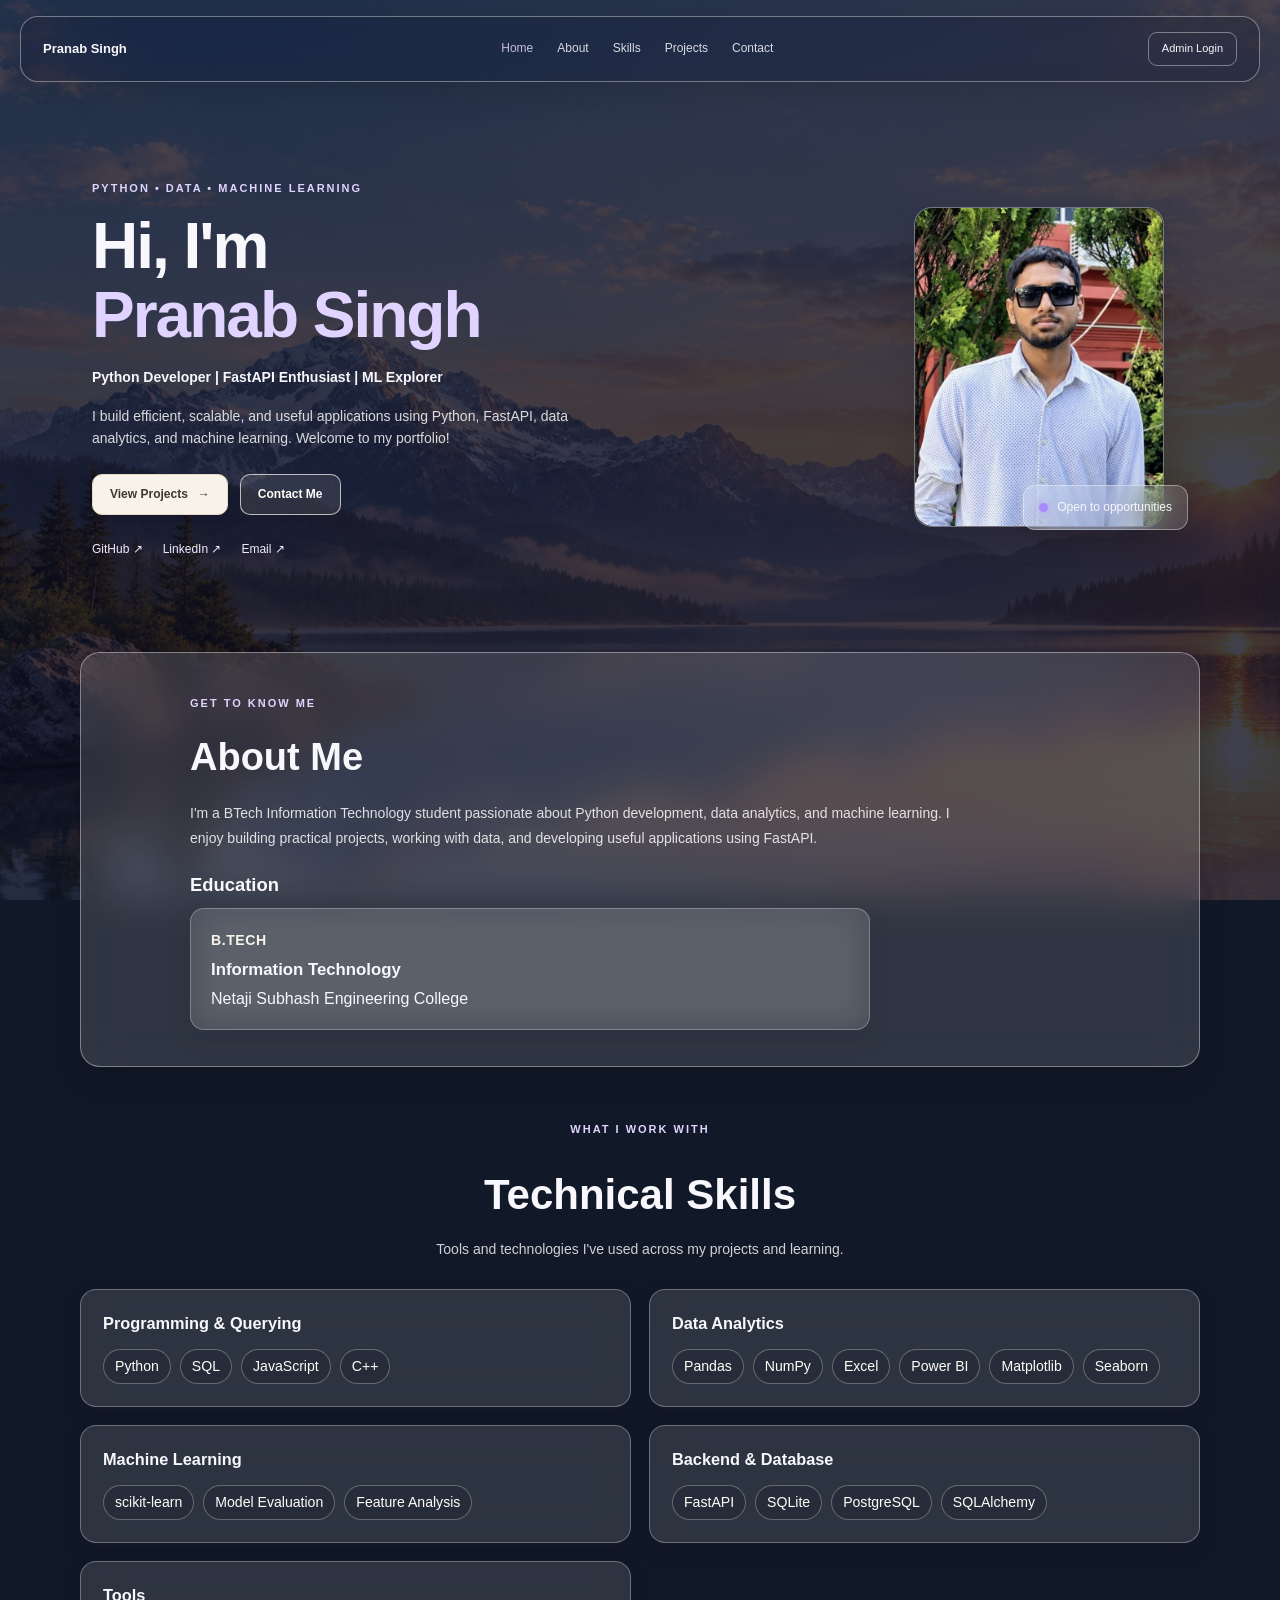
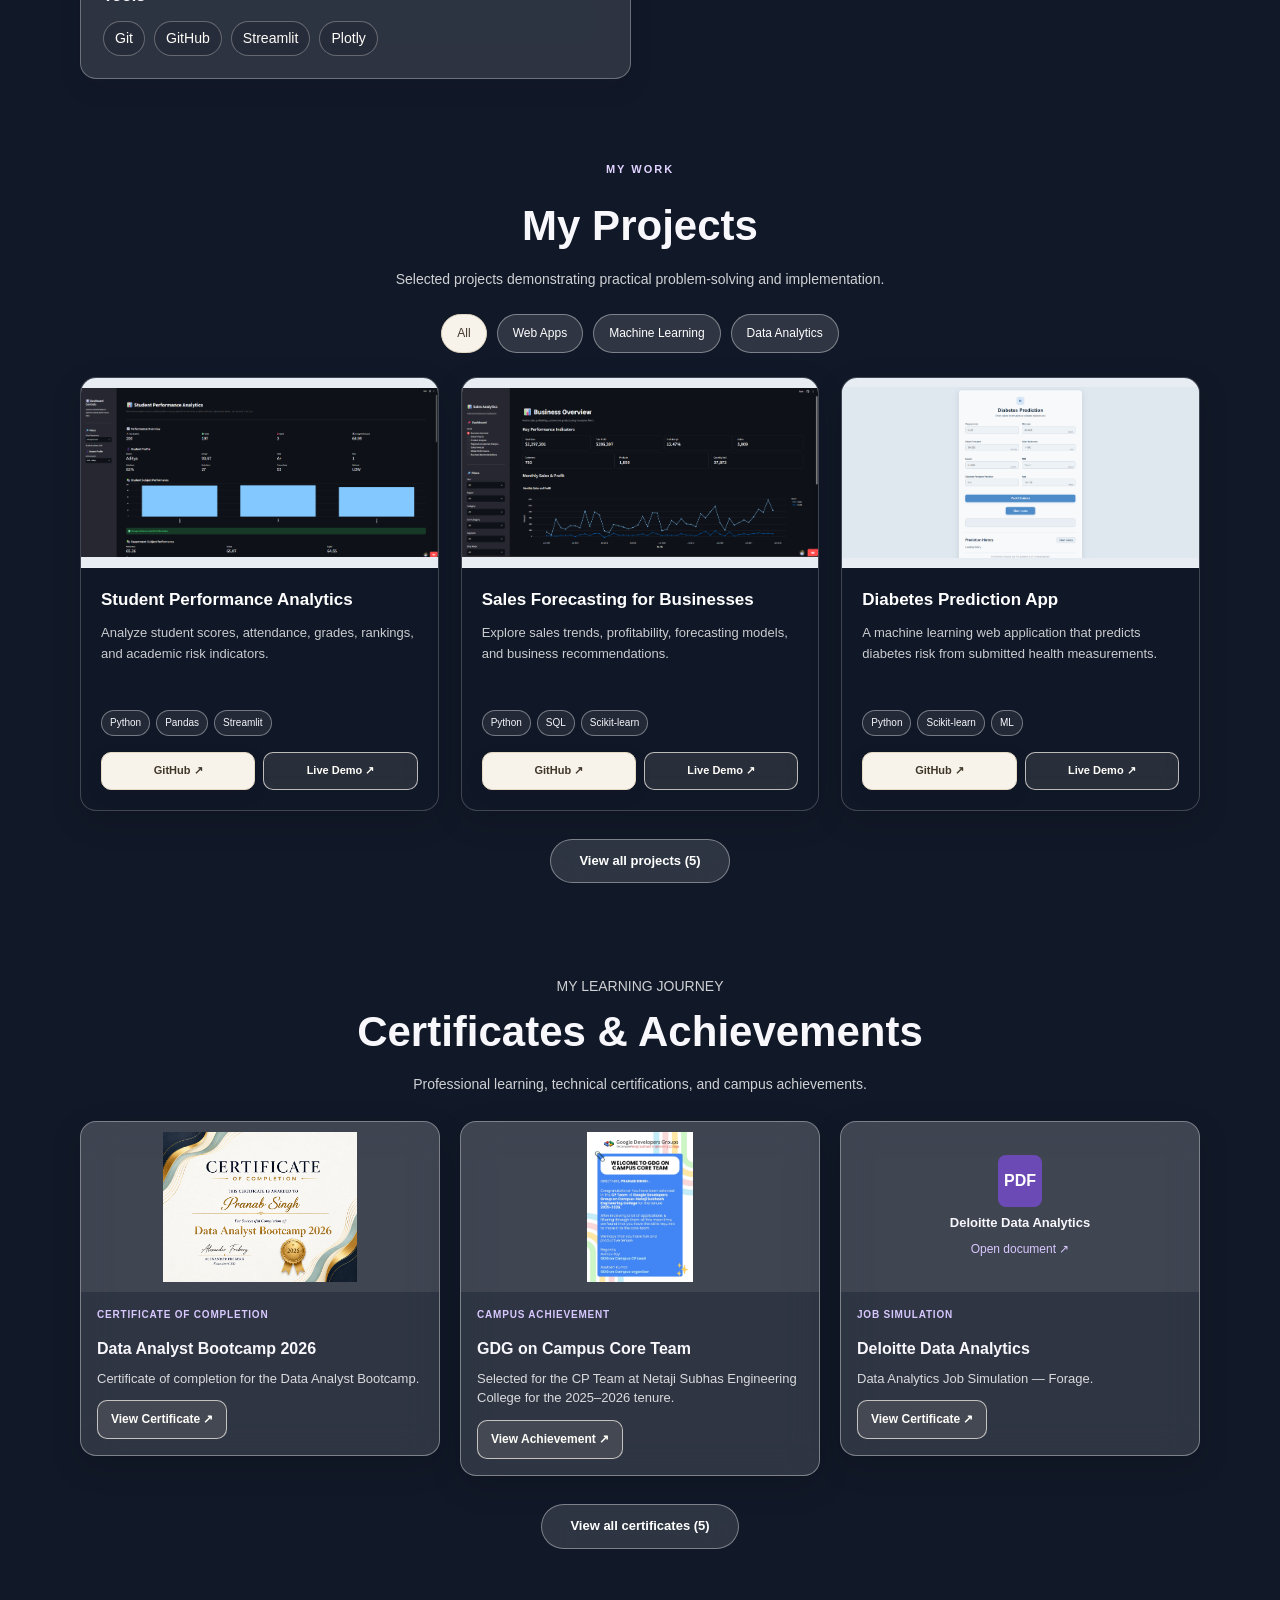
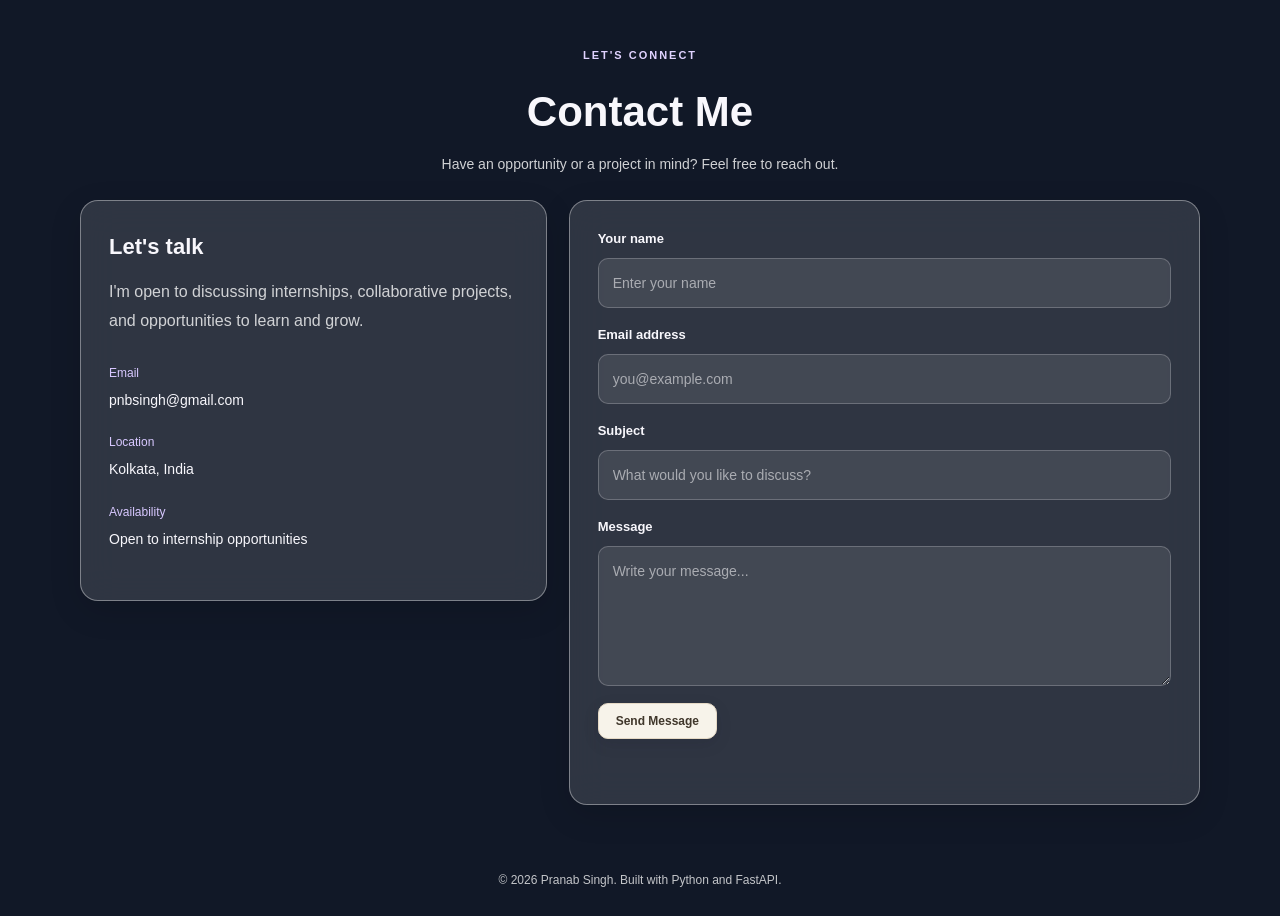
<file: frontend/index.html>
<!doctype html>
<html lang="en">
  <head>
    <meta charset="UTF-8" />
    <meta name="viewport" content="width=device-width, initial-scale=1.0" />
    <meta
      name="description"
      content="Personal portfolio showcasing projects in Python, Machine Learning, Data Analytics and FastAPI."
    />
    <title>Pranab Singh | Developer Portfolio</title>
    <meta name="author" content="Pranab Singh" />
    <meta property="og:title" content="Pranab Singh | Developer Portfolio" />
    <meta
      property="og:description"
      content="Portfolio of Pranab Singh — IT student focused on Python, Data Analytics, Machine Learning, and FastAPI."
    />
    <meta name="theme-color" content="#111827" />
    <link rel="icon" type="image/svg+xml" href="assets/images/favicon.svg" />

    <!-- Link preview (LinkedIn, WhatsApp, etc.) -->
    <!-- TODO: replace YOUR-SITE-URL with your live site address, e.g. https://username.github.io/repo -->
    <meta property="og:type" content="website" />
    <meta
      property="og:url"
      content="https://pranab-dev-portfolio.onrender.com/"
    />
    <meta
      property="og:image"
      content="https://pranab-dev-portfolio.onrender.com/assets/images/profile.jpeg"
    />
    <meta name="twitter:card" content="summary_large_image" />

    <link rel="stylesheet" href="css/style.css" />
  </head>
  <body>
    <div class="background-overlay"></div>

    <header class="navbar glass">
      <a href="#home" class="brand">
        <span class="brand-text">Pranab Singh</span>
      </a>

      <button
        class="menu-toggle"
        id="menu-toggle"
        aria-label="Toggle navigation"
        aria-expanded="false"
      >
        ☰
      </button>

      <nav class="nav-links" id="nav-links">
        <a href="#home" class="active">Home</a>
        <a href="#about">About</a>
        <a href="#skills">Skills</a>
        <a href="#projects">Projects</a>
        <a href="#contact">Contact</a>
      </nav>

      <a href="admin/login.html" class="admin-link">Admin Login</a>
    </header>

    <main>
      <section class="hero section-shell" id="home">
        <div class="hero-content">
          <span class="eyebrow">PYTHON • DATA • MACHINE LEARNING</span>

          <h1>Hi, I'm<br /><span>Pranab Singh</span></h1>

          <p class="hero-role">
            Python Developer | FastAPI Enthusiast | ML Explorer
          </p>

          <p class="hero-description">
            I build efficient, scalable, and useful applications using Python,
            FastAPI, data analytics, and machine learning. Welcome to my
            portfolio!
          </p>

          <div class="hero-actions">
            <a href="#projects" class="button button-primary">
              View Projects <span>→</span>
            </a>
            <a href="#contact" class="button button-secondary"> Contact Me </a>
          </div>

          <div class="social-links">
            <a
              href="https://github.com/shubham17-web"
              target="_blank"
              rel="noopener noreferrer"
              >GitHub ↗</a
            >
            <a
              href="https://www.linkedin.com/in/pranab-singh-nsec/"
              target="_blank"
              rel="noopener noreferrer"
              >LinkedIn ↗</a
            >
            <a href="mailto:pnbsingh@gmail.com">Email ↗</a>
          </div>
        </div>

        <div class="hero-visual">
          <div class="profile-card glass">
            <img
              src="assets/images/profile.jpeg"
              alt="Pranab Singh"
              class="profile-photo"
              loading="eager"
            />
          </div>
          <div class="availability glass">
            <span class="status-dot"></span>
            Open to opportunities
          </div>
        </div>
      </section>

      <section class="about-section glass" id="about">
        <div class="about-content">
          <span class="eyebrow">GET TO KNOW ME</span>
          <h2>About Me</h2>
          <p>
            I'm a BTech Information Technology student passionate about Python
            development, data analytics, and machine learning. I enjoy building
            practical projects, working with data, and developing useful
            applications using FastAPI.
          </p>
          <div class="education-block">
            <h3>Education</h3>
            <article class="education-card glass">
              <span class="education-label">B.Tech</span>
              <h4>Information Technology</h4>
              <p>Netaji Subhash Engineering College</p>
            </article>
          </div>
        </div>
      </section>

      <section class="skills-section section-shell" id="skills">
        <div class="section-heading">
          <span class="eyebrow">WHAT I WORK WITH</span>
          <h2>Technical Skills</h2>
          <p>
            Tools and technologies I've used across my projects and learning.
          </p>
        </div>
        <div class="skills-category-grid">
          <article class="skills-category glass">
            <h3>Programming & Querying</h3>
            <div class="skill-tags">
              <span>Python</span><span>SQL</span><span>JavaScript</span
              ><span>C++</span>
            </div>
          </article>
          <article class="skills-category glass">
            <h3>Data Analytics</h3>
            <div class="skill-tags">
              <span>Pandas</span><span>NumPy</span><span>Excel</span
              ><span>Power BI</span><span>Matplotlib</span><span>Seaborn</span>
            </div>
          </article>
          <article class="skills-category glass">
            <h3>Machine Learning</h3>
            <div class="skill-tags">
              <span>scikit-learn</span><span>Model Evaluation</span
              ><span>Feature Analysis</span>
            </div>
          </article>
          <article class="skills-category glass">
            <h3>Backend & Database</h3>
            <div class="skill-tags">
              <span>FastAPI</span><span>SQLite</span><span>PostgreSQL</span
              ><span>SQLAlchemy</span>
            </div>
          </article>
          <article class="skills-category glass">
            <h3>Tools</h3>
            <div class="skill-tags">
              <span>Git</span><span>GitHub</span><span>Streamlit</span
              ><span>Plotly</span>
            </div>
          </article>
        </div>
      </section>

      <section class="projects-section" id="projects">
        <div class="section-heading">
          <span class="eyebrow">MY WORK</span>
          <h2>My Projects</h2>
          <p>
            Selected projects demonstrating practical problem-solving and
            implementation.
          </p>
        </div>

        <div class="project-filters">
          <button class="filter-btn active" data-filter="all">All</button>
          <button class="filter-btn" data-filter="web">Web Apps</button>
          <button class="filter-btn" data-filter="ml">Machine Learning</button>
          <button class="filter-btn" data-filter="data">Data Analytics</button>
        </div>

        <div class="projects-grid" data-collapsible data-limit="3">
          <!-- 1. Student Performance Analytics -->
          <article
            class="project-card glass project-card-featured"
            data-category="data"
          >
            <div class="project-card-layout">
              <div class="project-body">
                <h3>Student Performance Analytics</h3>
                <p>
                  Analyze student scores, attendance, grades, rankings, and
                  academic risk indicators.
                </p>
                <div class="tech-tags">
                  <span>Python</span>
                  <span>Pandas</span>
                  <span>Streamlit</span>
                </div>
                <div class="project-actions">
                  <a
                    href="https://github.com/shubham17-web/student-performance-analytics"
                    target="_blank"
                    rel="noopener noreferrer"
                    class="button button-primary"
                    >GitHub ↗</a
                  >
                  <a
                    href="https://student-performance-analytics-fxa9bpq29evbkvfmnvq5ws.streamlit.app/"
                    target="_blank"
                    rel="noopener noreferrer"
                    class="button button-secondary demo-link"
                    >Live Demo ↗</a
                  >
                </div>
              </div>
              <img
                src="assets/images/student-analytics.png"
                alt="Student Performance Analytics dashboard"
                class="project-screenshot"
                loading="lazy"
              />
            </div>
          </article>

          <!-- 2. Sales Forecasting -->
          <article
            class="project-card glass project-card-featured"
            data-category="data"
          >
            <div class="project-card-layout">
              <div class="project-body">
                <h3>Sales Forecasting for Businesses</h3>
                <p>
                  Explore sales trends, profitability, forecasting models, and
                  business recommendations.
                </p>
                <div class="tech-tags">
                  <span>Python</span>
                  <span>SQL</span>
                  <span>Scikit-learn</span>
                </div>
                <div class="project-actions">
                  <a
                    href="https://github.com/shubham17-web/Sales-Forecasting-for-Businesses"
                    target="_blank"
                    rel="noopener noreferrer"
                    class="button button-primary"
                    >GitHub ↗</a
                  >
                  <a
                    href="https://sales-forecasting-for-businesses-xwvfj9o7bje8zzgdqm75n4.streamlit.app/"
                    target="_blank"
                    rel="noopener noreferrer"
                    class="button button-secondary demo-link"
                    >Live Demo ↗</a
                  >
                </div>
              </div>
              <img
                src="assets/images/sales-forecast.png"
                alt="Sales Forecasting dashboard"
                class="project-screenshot"
                loading="lazy"
              />
            </div>
          </article>

          <!-- 3. Diabetes Prediction -->
          <article
            class="project-card glass project-card-featured"
            data-category="ml"
          >
            <div class="project-card-layout">
              <div class="project-body">
                <h3>Diabetes Prediction App</h3>
                <p>
                  A machine learning web application that predicts diabetes risk
                  from submitted health measurements.
                </p>
                <div class="tech-tags">
                  <span>Python</span>
                  <span>Scikit-learn</span>
                  <span>ML</span>
                </div>
                <div class="project-actions">
                  <a
                    href="https://github.com/shubham17-web/diabetes-prediction-app"
                    target="_blank"
                    rel="noopener noreferrer"
                    class="button button-primary"
                    >GitHub ↗</a
                  >
                  <a
                    href="https://diabetes-prediction-frontend-2cxe.onrender.com/"
                    target="_blank"
                    rel="noopener noreferrer"
                    class="button button-secondary demo-link"
                    >Live Demo ↗</a
                  >
                </div>
              </div>
              <img
                src="assets/images/diabetes-prediction.png"
                alt="Diabetes Prediction web application"
                class="project-screenshot"
                loading="lazy"
              />
            </div>
          </article>

          <article class="project-card glass" data-category="ml">
            <div class="project-visual rock-visual">
              <span>ROCK VS MINE</span>
              <strong>Classification Model</strong>
              <div class="visual-pulse">RF</div>
            </div>
            <div class="project-body">
              <h3>Rock vs Mine Prediction</h3>
              <p>
                A classification project that distinguishes rocks from mines
                using sonar signal features.
              </p>
              <div class="tech-tags">
                <span>Python</span><span>Pandas</span>
                <span>Scikit-learn</span>
              </div>
              <div class="project-actions">
                <a
                  href="https://github.com/shubham17-web/rock-vs-mine-prediction"
                  target="_blank"
                  rel="noopener noreferrer"
                  class="button button-primary"
                >
                  GitHub ↗
                </a>
              </div>
            </div>
          </article>

          <article class="project-card glass" data-category="web">
            <div class="project-visual scraper-visual">
              <span>WEB SCRAPING</span>
              <strong>Product Data Collection</strong>
              <div class="visual-pulse">WEB</div>
            </div>
            <div class="project-body">
              <h3>Amazon-Style Web Scraper</h3>
              <p>
                Collect and structure product information through a web scraping
                workflow.
              </p>
              <div class="tech-tags">
                <span>Python</span><span>Requests</span>
                <span>BeautifulSoup</span>
              </div>
              <div class="project-actions">
                <a
                  href="https://github.com/shubham17-web/amazon-web-scraper"
                  target="_blank"
                  rel="noopener noreferrer"
                  class="button button-primary"
                >
                  GitHub ↗
                </a>
              </div>
            </div>
          </article>
        </div>
        <div class="view-all-wrap">
          <button type="button" class="view-all-btn" data-for="projects">
            View all projects
          </button>
        </div>
      </section>

      <!-- Certificates Section -->
      <section id="certificates" class="certificates-section section">
        <div class="section-heading">
          <p class="section-subtitle">MY LEARNING JOURNEY</p>
          <h2>Certificates & Achievements</h2>
          <p>
            Professional learning, technical certifications, and campus
            achievements.
          </p>
        </div>

        <div class="certificates-grid" data-collapsible data-limit="3">
          <!-- 1. Data Analyst Bootcamp -->
          <article class="certificate-card glass">
            <a
              class="certificate-preview"
              href="assets/certificates/2026%20Data%20Analyst%20Bootcamp%20Certification%20for%20Completion.png"
              target="_blank"
              rel="noopener noreferrer"
              aria-label="View Data Analyst Bootcamp certificate"
            >
              <img
                src="assets/certificates/2026%20Data%20Analyst%20Bootcamp%20Certification%20for%20Completion.png"
                alt="Data Analyst Bootcamp 2026 certificate"
                loading="lazy"
              />
            </a>

            <div class="certificate-info">
              <span class="certificate-type">CERTIFICATE OF COMPLETION</span>
              <h3>Data Analyst Bootcamp 2026</h3>
              <p>Certificate of completion for the Data Analyst Bootcamp.</p>
              <a
                class="button button-secondary certificate-link"
                href="assets/certificates/2026%20Data%20Analyst%20Bootcamp%20Certification%20for%20Completion.png"
                target="_blank"
                rel="noopener noreferrer"
              >
                View Certificate ↗
              </a>
            </div>
          </article>

          <!-- 2. GDG on Campus Core Team -->
          <article class="certificate-card glass">
            <a
              class="certificate-preview"
              href="assets/certificates/gdg.jpeg"
              target="_blank"
              rel="noopener noreferrer"
              aria-label="View GDG on Campus Core Team selection"
            >
              <img
                src="assets/certificates/gdg.jpeg"
                alt="GDG on Campus Core Team selection"
                loading="lazy"
              />
            </a>

            <div class="certificate-info">
              <span class="certificate-type">CAMPUS ACHIEVEMENT</span>
              <h3>GDG on Campus Core Team</h3>
              <p>
                Selected for the CP Team at Netaji Subhas Engineering College
                for the 2025–2026 tenure.
              </p>
              <a
                class="button button-secondary certificate-link"
                href="assets/certificates/gdg.jpeg"
                target="_blank"
                rel="noopener noreferrer"
              >
                View Achievement ↗
              </a>
            </div>
          </article>

          <!-- 3. Deloitte Data Analytics -->
          <article class="certificate-card glass">
            <a
              class="certificate-preview certificate-pdf-preview"
              href="assets/certificates/Deloitte_completion_certificate.pdf"
              target="_blank"
              rel="noopener noreferrer"
              aria-label="Open Deloitte completion certificate PDF"
            >
              <span class="pdf-label">PDF</span>
              <span class="pdf-description">Deloitte Data Analytics</span>
              <span class="pdf-open">Open document ↗</span>
            </a>

            <div class="certificate-info">
              <span class="certificate-type">JOB SIMULATION</span>
              <h3>Deloitte Data Analytics</h3>
              <p>Data Analytics Job Simulation — Forage.</p>
              <a
                class="button button-secondary certificate-link"
                href="assets/certificates/Deloitte_completion_certificate.pdf"
                target="_blank"
                rel="noopener noreferrer"
              >
                View Certificate ↗
              </a>
            </div>
          </article>

          <!-- 4. SQL Basic -->
          <article class="certificate-card glass">
            <a
              class="certificate-preview certificate-pdf-preview"
              href="assets/certificates/sql_basic%20certificate.pdf"
              target="_blank"
              rel="noopener noreferrer"
              aria-label="Open SQL Basic certificate PDF"
            >
              <span class="pdf-label">PDF</span>
              <span class="pdf-description">SQL Basic</span>
              <span class="pdf-open">Open document ↗</span>
            </a>

            <div class="certificate-info">
              <span class="certificate-type">TECHNICAL CERTIFICATE</span>
              <h3>SQL Basic</h3>
              <p>SQL fundamentals and basic querying.</p>
              <a
                class="button button-secondary certificate-link"
                href="assets/certificates/sql_basic%20certificate.pdf"
                target="_blank"
                rel="noopener noreferrer"
              >
                View Certificate ↗
              </a>
            </div>
          </article>

          <!-- 5. SQL Intermediate -->
          <article class="certificate-card glass">
            <a
              class="certificate-preview certificate-pdf-preview"
              href="assets/certificates/sql_intermediate%20certificate.pdf"
              target="_blank"
              rel="noopener noreferrer"
              aria-label="Open SQL Intermediate certificate PDF"
            >
              <span class="pdf-label">PDF</span>
              <span class="pdf-description">SQL Intermediate</span>
              <span class="pdf-open">Open document ↗</span>
            </a>

            <div class="certificate-info">
              <span class="certificate-type">TECHNICAL CERTIFICATE</span>
              <h3>SQL Intermediate</h3>
              <p>Intermediate-level SQL learning.</p>
              <a
                class="button button-secondary certificate-link"
                href="assets/certificates/sql_intermediate%20certificate.pdf"
                target="_blank"
                rel="noopener noreferrer"
              >
                View Certificate ↗
              </a>
            </div>
          </article>
        </div>
        <div class="view-all-wrap">
          <button type="button" class="view-all-btn" data-for="certificates">
            View all certificates
          </button>
        </div>
      </section>

      <section class="contact-section" id="contact">
        <div class="section-heading">
          <span class="eyebrow">LET'S CONNECT</span>
          <h2>Contact Me</h2>
          <p>
            Have an opportunity or a project in mind? Feel free to reach out.
          </p>
        </div>

        <div class="contact-layout">
          <div class="contact-info glass">
            <h3>Let's talk</h3>
            <p>
              I'm open to discussing internships, collaborative projects, and
              opportunities to learn and grow.
            </p>

            <div class="contact-detail">
              <span>Email</span>
              <p>pnbsingh@gmail.com</p>
            </div>

            <div class="contact-detail">
              <span>Location</span>
              <p>Kolkata, India</p>
            </div>

            <div class="contact-detail">
              <span>Availability</span>
              <p>Open to internship opportunities</p>
            </div>
          </div>

          <form class="contact-form glass" id="contact-form">
            <div class="form-group">
              <label for="contact-name">Your name</label>
              <input
                type="text"
                id="contact-name"
                name="name"
                placeholder="Enter your name"
                required
                maxlength="100"
              />
            </div>

            <div class="form-group">
              <label for="contact-email">Email address</label>
              <input
                type="email"
                id="contact-email"
                name="email"
                placeholder="you@example.com"
                required
                maxlength="254"
              />
            </div>

            <div class="form-group">
              <label for="contact-subject">Subject</label>
              <input
                type="text"
                id="contact-subject"
                name="subject"
                placeholder="What would you like to discuss?"
                required
                maxlength="150"
              />
            </div>

            <div class="form-group">
              <label for="contact-message">Message</label>
              <textarea
                id="contact-message"
                name="message"
                placeholder="Write your message..."
                rows="5"
                required
                maxlength="3000"
              ></textarea>
            </div>

            <button
              class="button button-primary"
              type="submit"
              id="contact-submit"
            >
              Send Message
            </button>

            <p id="contact-status" role="status" aria-live="polite"></p>
          </form>
        </div>
      </section>
    </main>

    <button
      type="button"
      class="back-to-top glass"
      id="back-to-top"
      aria-label="Back to top"
      hidden
    >
      ↑
    </button>

    <footer>
      <p>
        © <span id="year"></span> Pranab Singh. Built with Python and FastAPI.
      </p>
    </footer>

    <script src="js/main.js"></script>
  </body>
</html>
</file>
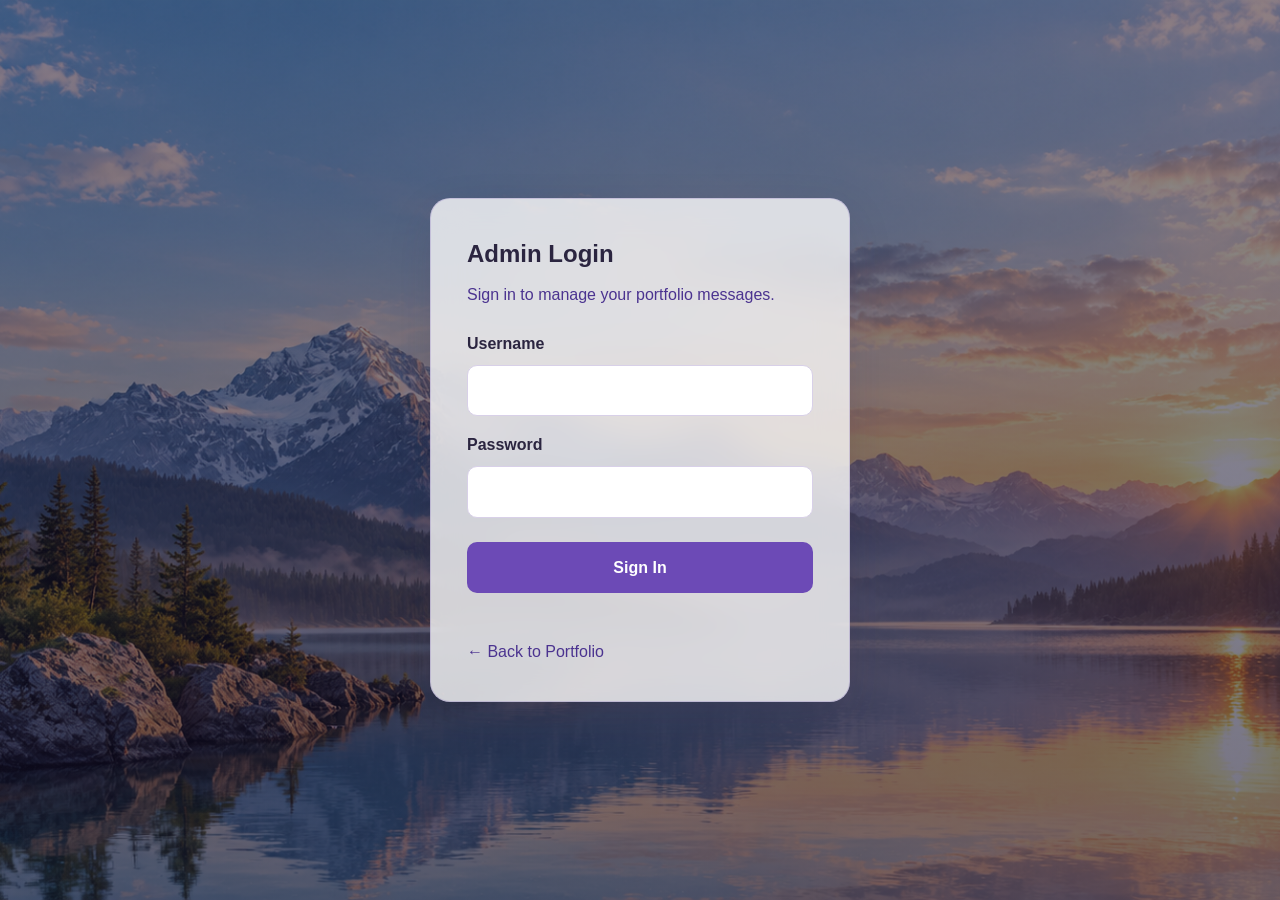
<file: frontend/admin/dashboard.html>
<!DOCTYPE html>
<html lang="en">
<head>
    <meta charset="UTF-8">
    <meta name="viewport" content="width=device-width, initial-scale=1.0">
    <title>Admin Dashboard | DevPortfolio</title>
    <link rel="stylesheet" href="../css/style.css">

    <style>
        .dashboard-page {
            min-height: 100vh;
            padding: 40px 6%;
            color: #2B2540;
        }

        .dashboard-header {
            display: flex;
            justify-content: space-between;
            align-items: center;
            flex-wrap: wrap;
            gap: 16px;
            margin-bottom: 28px;
        }

        .dashboard-header h1 {
            margin-bottom: 6px;
        }

        .dashboard-header p {
            color: #4B3390;
        }

        .dashboard-actions {
            display: flex;
            gap: 12px;
        }

        .dashboard-actions button {
            padding: 10px 16px;
            border: none;
            border-radius: 10px;
            background: #6C4AB6;
            color: white;
            font: inherit;
            cursor: pointer;
        }

        .dashboard-actions .secondary-button {
            background: #4B3390;
        }

        .dashboard-summary,
        .messages-panel {
            background: rgba(255, 255, 255, 0.82);
            backdrop-filter: blur(16px);
            border: 1px solid rgba(108, 74, 182, 0.2);
            border-radius: 18px;
            padding: 24px;
            margin-bottom: 24px;
            box-shadow: 0 12px 35px rgba(43, 37, 64, 0.08);
        }

        .summary-label {
            color: #4B3390;
            margin-bottom: 8px;
        }

        #message-count {
            font-size: 2rem;
            font-weight: 700;
        }

        .messages-list {
            display: grid;
            gap: 16px;
            margin-top: 20px;
        }

        .message-card {
            border: 1px solid #e1d9ef;
            border-radius: 12px;
            padding: 20px;
            overflow-wrap: anywhere;
        }

        .message-card h3 {
            margin-bottom: 8px;
        }

        .message-meta {
            color: #4B3390;
            font-size: 0.9rem;
            margin-bottom: 12px;
        }

        .message-body {
            white-space: pre-wrap;
            line-height: 1.6;
        }

        .dashboard-status {
            color: #4B3390;
            margin-top: 16px;
        }

        @media (max-width: 600px) {
            .dashboard-page {
                padding: 24px 16px;
            }

            .dashboard-header {
                align-items: flex-start;
            }

            .dashboard-actions {
                width: 100%;
            }
        }
    </style>
</head>
<body>
    <main class="dashboard-page">
        <header class="dashboard-header">
            <div>
                <h1>Admin Dashboard</h1>
                <p>Manage messages sent through your portfolio.</p>
            </div>

            <div class="dashboard-actions">
                <button id="refresh-button" type="button">Refresh</button>
                <button id="logout-button" class="secondary-button" type="button">
                    Logout
                </button>
            </div>
        </header>

        <section class="dashboard-summary">
            <p class="summary-label">Total Contact Messages</p>
            <p id="message-count">—</p>
        </section>

        <section class="messages-panel">
            <h2>Contact Messages</h2>
            <p id="dashboard-status" class="dashboard-status"
               role="status" aria-live="polite">
                Loading messages...
            </p>
            <div id="messages-list" class="messages-list"></div>
        </section>
    </main>

    <script src="dashboard.js"></script>
</body>
</html>
</file>
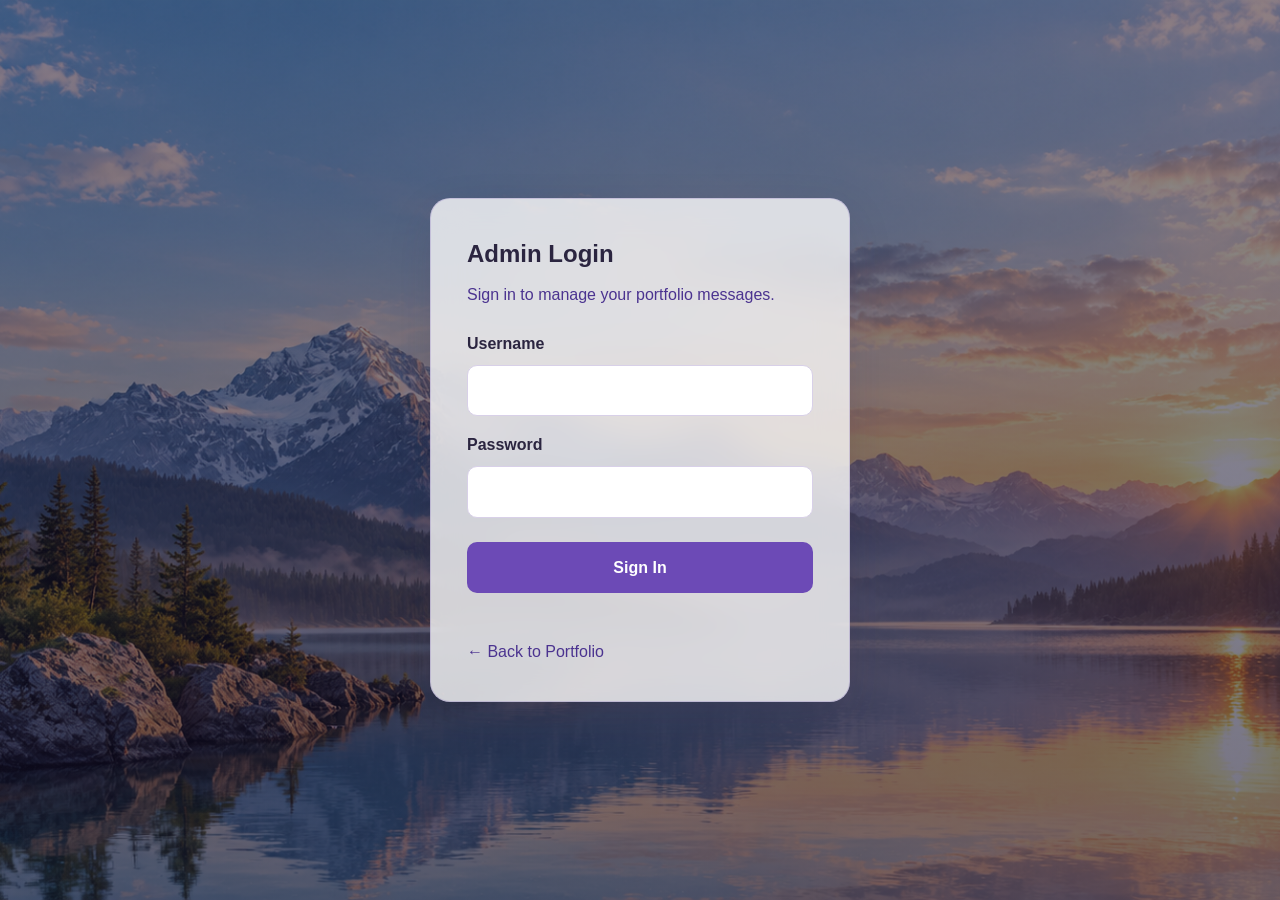
<file: frontend/admin/login.html>
<!DOCTYPE html>
<html lang="en">
<head>
    <meta charset="UTF-8">
    <meta name="viewport" content="width=device-width, initial-scale=1.0">
    <title>Admin Login | DevPortfolio</title>
    <link rel="stylesheet" href="../css/style.css">
    <style>
        .admin-login-page {
            min-height: 100vh;
            display: flex;
            align-items: center;
            justify-content: center;
            padding: 24px;
        }

        .admin-login-card {
            width: 100%;
            max-width: 420px;
            padding: 36px;
            border: 1px solid rgba(108, 74, 182, 0.2);
            border-radius: 20px;
            background: rgba(255, 255, 255, 0.78);
            backdrop-filter: blur(16px);
            box-shadow: 0 16px 45px rgba(43, 37, 64, 0.12);
        }

        .admin-login-card h1 {
            color: #2B2540;
            margin-bottom: 8px;
        }

        .admin-login-card p {
            color: #4B3390;
            margin-bottom: 24px;
        }

        .admin-login-card label {
            display: block;
            margin: 16px 0 8px;
            color: #2B2540;
            font-weight: 600;
        }

        .admin-login-card input {
            width: 100%;
            padding: 12px 14px;
            border: 1px solid #d8d0e8;
            border-radius: 10px;
            font: inherit;
            color: #2B2540;
            background: #fff;
        }

        .admin-login-card input:focus {
            outline: 2px solid #6C4AB6;
            outline-offset: 2px;
        }

        .admin-login-card button {
            width: 100%;
            margin-top: 24px;
            padding: 13px;
            border: none;
            border-radius: 10px;
            background: #6C4AB6;
            color: #fff;
            font: inherit;
            font-weight: 600;
            cursor: pointer;
        }

        .admin-login-card button:disabled {
            opacity: 0.65;
            cursor: wait;
        }

        #login-status {
            margin-top: 16px;
            font-size: 0.92rem;
            overflow-wrap: anywhere;
        }

        .back-link {
            display: inline-block;
            margin-top: 22px;
            color: #4B3390;
            text-decoration: none;
        }

        @media (max-width: 480px) {
            .admin-login-card {
                padding: 26px 20px;
            }
        }
    </style>
</head>
<body>
    <main class="admin-login-page">
        <section class="admin-login-card">
            <h1>Admin Login</h1>
            <p>Sign in to manage your portfolio messages.</p>

            <form id="admin-login-form">
                <label for="username">Username</label>
                <input
                    id="username"
                    name="username"
                    type="text"
                    autocomplete="username"
                    maxlength="100"
                    required
                >

                <label for="password">Password</label>
                <input
                    id="password"
                    name="password"
                    type="password"
                    autocomplete="current-password"
                    maxlength="200"
                    required
                >

                <button id="login-button" type="submit">
                    Sign In
                </button>

                <p id="login-status" role="status" aria-live="polite"></p>
            </form>

            <a class="back-link" href="../index.html">
                ← Back to Portfolio
            </a>
        </section>
    </main>

    <script src="login.js"></script>
</body>
</html>
</file>
<file: frontend/css/style.css>
:root {
  --page-bg: #111827;
  --text: #2b2540;
  --text-light: #f8f7fc;
  --accent: #4b3390;
  --primary: #6c4ab6;
  --border: rgba(255, 255, 255, 0.38);
  --glass: rgba(255, 255, 255, 0.13);
  --glass-strong: rgba(20, 24, 39, 0.62);
}

* {
  margin: 0;
  padding: 0;
  box-sizing: border-box;
}

html {
  scroll-behavior: smooth;
  scroll-padding-top: 100px;
}

body {
  min-height: 100vh;

  color: var(--text-light);

  background-color: var(--page-bg);

  background-image:
    linear-gradient(rgba(20, 16, 45, 0.48), rgba(20, 16, 45, 0.58)),
    url("../assets/images/image.png");

  background-size: cover;
  background-position: center;
  background-repeat: no-repeat;
  background-attachment: fixed;

  font-family: Inter, "Segoe UI", Arial, sans-serif;
  line-height: 1.6;
  position: relative;
}

.background-overlay {
  position: fixed;
  inset: 0;
  z-index: -1;
  background-color: rgba(10, 13, 25, 0.52);
  pointer-events: none;
}

a {
  color: inherit;
  text-decoration: none;
}

button,
a {
  -webkit-tap-highlight-color: transparent;
}

.navbar {
  width: min(1240px, calc(100% - 32px));
  min-height: 66px;
  margin: 16px auto 0;
  padding: 12px 22px;
  display: flex;
  align-items: center;
  justify-content: space-between;
  gap: 24px;
  border-radius: 18px;
  position: sticky;
  top: 16px;
  z-index: 1000;
}

/* Transparent glass: light tint + strong blur keeps text readable over content */
.navbar.glass {
  background-color: rgba(20, 24, 39, 0.28);
  backdrop-filter: blur(22px) saturate(140%);
  -webkit-backdrop-filter: blur(22px) saturate(140%);
}

.glass {
  background-color: var(--glass);
  border: 1px solid var(--border);
  backdrop-filter: blur(18px);
  -webkit-backdrop-filter: blur(18px);
  box-shadow: 0 10px 32px rgba(0, 0, 0, 0.13);
}

.brand {
  display: flex;
  align-items: center;
  gap: 9px;
  font-size: 13px;
  font-weight: 700;
  white-space: nowrap;
}

.brand-mark {
  font-size: 24px;
  font-weight: 900;
  letter-spacing: -2px;
}

.nav-links {
  display: flex;
  align-items: center;
  gap: 24px;
}

.nav-links a {
  font-size: 12px;
  opacity: 0.86;
  transition: color 0.2s ease;
}

.nav-links a:hover,
.nav-links a.active {
  color: #e0d3ff;
}

.admin-link {
  padding: 7px 13px;
  border: 1px solid var(--border);
  border-radius: 9px;
  font-size: 11px;
  white-space: nowrap;
}

.menu-toggle {
  display: none;
  border: 1px solid var(--border);
  color: white;
  background-color: var(--glass-strong);
  padding: 7px 10px;
  border-radius: 8px;
  cursor: pointer;
}

.section-shell,
.content-section {
  width: min(1120px, calc(100% - 48px));
  margin-left: auto;
  margin-right: auto;
}

.hero {
  min-height: 570px;
  padding: 80px 12px;
  display: grid;
  grid-template-columns: 1.05fr 0.95fr;
  align-items: center;
  gap: 48px;
}

.eyebrow {
  display: inline-block;
  margin-bottom: 14px;
  color: #e0d3ff;
  font-size: 11px;
  font-weight: 700;
  letter-spacing: 2px;
}

.hero h1 {
  font-size: clamp(42px, 5vw, 66px);
  line-height: 1.08;
  letter-spacing: -2px;
  margin-bottom: 16px;
}

.hero h1 span {
  color: #e0d3ff;
}

.hero-role {
  font-size: 14px;
  font-weight: 600;
  margin-bottom: 16px;
}

.hero-description {
  max-width: 490px;
  color: rgba(255, 255, 255, 0.83);
  font-size: 14px;
  margin-bottom: 25px;
}

.hero-actions,
.social-links {
  display: flex;
  align-items: center;
  flex-wrap: wrap;
  gap: 12px;
}

.button {
  display: inline-flex;
  justify-content: center;
  align-items: center;
  gap: 10px;
  padding: 10px 17px;
  border-radius: 10px;
  font-size: 12px;
  font-weight: 700;
  transition:
    transform 0.2s ease,
    background-color 0.2s ease;
}

.button:hover {
  transform: translateY(-2px);
}

.button-primary {
  color: #ffffff;
  background-color: var(--primary);
}

.button-primary:hover {
  background-color: var(--accent);
}

.button-secondary {
  color: #ffffff;
  background-color: rgba(255, 255, 255, 0.08);
  border: 1px solid var(--border);
}

.social-links {
  margin-top: 25px;
  gap: 20px;
}

.social-links a {
  font-size: 12px;
  color: #f1eafe;
}

.hero-visual {
  min-height: 350px;
  position: relative;
  display: flex;
  align-items: center;
  justify-content: center;
}

.profile-card {
  width: 250px;
  height: 320px;
  border-radius: 18px;
  overflow: hidden;
  display: grid;
  place-items: center;
  background-color: var(--glass-strong);
}

.profile-placeholder {
  color: #e0d3ff;
  font-size: 12px;
  letter-spacing: 2px;
}

.code-card {
  position: absolute;
  right: -5px;
  top: 30px;
  padding: 16px;
  border-radius: 14px;
  background-color: rgba(17, 24, 39, 0.8);
  font-size: 11px;
}

.code-label {
  color: #d8c8ff;
}

.code-card pre {
  margin-top: 10px;
  white-space: pre-wrap;
  color: #c7f9e9;
}

.availability {
  position: absolute;
  bottom: 12px;
  left: 0;
  display: flex;
  align-items: center;
  gap: 9px;
  padding: 12px 15px;
  border-radius: 12px;
  font-size: 12px;
}

.status-dot {
  width: 9px;
  height: 9px;
  border-radius: 50%;
  background-color: #A78BFA;
box-shadow: 0 0 12px rgba(167, 139, 250, 0.7);
}

.content-section {
  padding: 40px;
  margin-bottom: 28px;
  border-radius: 20px;
}

.content-section h2 {
  font-size: clamp(25px, 3vw, 36px);
  margin-bottom: 14px;
}

.content-section p {
  max-width: 700px;
  color: rgba(255, 255, 255, 0.82);
}

.content-section .button {
  margin-top: 20px;
}

footer {
  text-align: center;
  padding: 26px 16px;
  color: rgba(255, 255, 255, 0.75);
  font-size: 12px;
}

@media (max-width: 850px) {
  .navbar {
    gap: 12px;
  }

  .nav-links {
    gap: 12px;
  }

  .hero {
    gap: 25px;
  }

  .profile-card {
    width: 210px;
    height: 280px;
  }

  .code-card {
    right: -8px;
  }
}

@media (max-width: 650px) {
  body {
    background-attachment: scroll;
  }

  .navbar {
    flex-wrap: wrap;
    padding: 12px 15px;
  }

  .menu-toggle {
    display: block;
    margin-left: auto;
  }

  .admin-link {
    font-size: 10px;
  }

  .nav-links {
    display: none;
    order: 4;
    width: 100%;
    flex-direction: column;
    align-items: stretch;
    padding: 12px 0 4px;
  }

  .nav-links.open {
    display: flex;
  }

  .nav-links a {
    padding: 8px 4px;
  }

  .hero {
    grid-template-columns: 1fr;
    padding-top: 55px;
    gap: 20px;
  }

  .hero-visual {
    min-height: 350px;
  }

  .code-card {
    right: 0;
  }

  .availability {
    left: 0;
  }

  .content-section {
    padding: 26px;
  }
}

@media (prefers-reduced-motion: reduce) {
  *,
  *::before,
  *::after {
    scroll-behavior: auto !important;
    transition: none !important;
  }
}

/* About section */

.about-section {
  width: min(1120px, calc(100% - 48px));
  margin: 0 auto 28px;
  padding: 36px;
  border-radius: 20px;
  display: grid;
  grid-template-columns: 1.5fr 1fr;
  align-items: center;
  gap: 32px;
}

.about-content h2 {
  font-size: clamp(28px, 3vw, 38px);
  margin-bottom: 14px;
}

.about-content > p {
  max-width: 650px;
  color: rgba(255, 255, 255, 0.84);
  font-size: 14px;
  margin-bottom: 24px;
}

.skills-grid {
  display: grid;
  grid-template-columns: repeat(4, minmax(0, 1fr));
  gap: 10px;
}

.skill-card {
  min-width: 0;
  padding: 15px 10px;
  border-radius: 13px;
  text-align: center;
}

.skill-icon {
  width: 42px;
  height: 42px;
  margin: 0 auto 10px;
  display: grid;
  place-items: center;
  border-radius: 12px;
  color: #ffffff;
  background-color: var(--primary);
  font-weight: 800;
  font-size: 13px;
}

.skill-card h3 {
  font-size: 12px;
  margin-bottom: 4px;
}

.skill-card p {
  font-size: 10px;
  color: rgba(255, 255, 255, 0.72);
}

.quick-facts {
  padding: 24px;
  border-radius: 16px;
}

.quick-facts h3 {
  font-size: 18px;
  margin-bottom: 18px;
}

.fact-row {
  display: flex;
  flex-direction: column;
  gap: 3px;
  padding: 11px 0;
  border-bottom: 1px solid rgba(255, 255, 255, 0.15);
  font-size: 12px;
}

.fact-row:last-child {
  border-bottom: none;
}

.fact-row span:first-child {
  color: #d8c8ff;
}

.fact-row span:last-child {
  overflow-wrap: anywhere;
}

@media (max-width: 850px) {
  .about-section {
    grid-template-columns: 1fr;
    padding: 26px;
  }

  .skills-grid {
    grid-template-columns: repeat(2, minmax(0, 1fr));
  }
}

@media (max-width: 420px) {
  .about-section {
    width: calc(100% - 24px);
    padding: 20px;
  }

  .quick-facts {
    padding: 18px;
  }
}

/* Projects section */

.projects-section {
  width: min(1120px, calc(100% - 48px));
  margin: 0 auto 32px;
}

.section-heading {
  text-align: center;
  margin-bottom: 24px;
}

.section-heading h2 {
  font-size: clamp(30px, 4vw, 42px);
  margin-bottom: 8px;
}

.section-heading > p {
  max-width: 620px;
  margin: 0 auto;
  color: rgba(255, 255, 255, 0.8);
  font-size: 14px;
}

.project-filters {
  display: flex;
  justify-content: center;
  flex-wrap: wrap;
  gap: 10px;
  margin-bottom: 24px;
}

.filter-btn {
  padding: 9px 15px;
  border: 1px solid var(--border);
  border-radius: 20px;
  background-color: var(--glass);
  color: white;
  cursor: pointer;
  font: inherit;
  font-size: 12px;
}

.filter-btn.active,
.filter-btn:hover {
  background-color: var(--primary);
  border-color: var(--primary);
}

.projects-grid {
  display: grid;
  grid-template-columns: repeat(3, minmax(0, 1fr));
  gap: 20px;
}

.project-card {
  overflow: hidden;
  border-radius: 17px;
  transition: transform 0.2s ease;
}

.project-card:hover {
  transform: translateY(-4px);
}

.project-visual {
  min-height: 155px;
  padding: 18px;
  display: flex;
  flex-direction: column;
  align-items: flex-start;
  justify-content: center;
  gap: 8px;
  background-color: rgba(25, 32, 57, 0.85);
  border-bottom: 1px solid var(--border);
  overflow: hidden;
}

.project-visual > span {
  color: #d8c8ff;
  font-size: 10px;
  letter-spacing: 1.5px;
}

.project-visual > strong {
  font-size: 17px;
}

.student-visual {
  background-color: #243451;
}

.sales-visual {
  background-color: #26354b;
}

.diabetes-visual {
  background-color: #30304f;
}

.rock-visual {
  background-color: #243a42;
}

.scraper-visual {
  background-color: #34304c;
}

.visual-bars {
  height: 32px;
  display: flex;
  align-items: flex-end;
  gap: 7px;
  margin-top: 5px;
}

.visual-bars i {
  width: 13px;
  height: 45%;
  border-radius: 3px 3px 0 0;
  background-color: #bba2ff;
}

.visual-bars i:nth-child(2) {
  height: 80%;
}
.visual-bars i:nth-child(3) {
  height: 55%;
}
.visual-bars i:nth-child(4) {
  height: 100%;
}
.visual-bars i:nth-child(5) {
  height: 70%;
}
.visual-bars i:nth-child(6) {
  height: 90%;
}

.visual-pulse {
  width: 35px;
  height: 35px;
  display: grid;
  place-items: center;
  margin-top: 6px;
  border: 1px solid #bba2ff;
  border-radius: 10px;
  color: #e5daff;
  font-size: 11px;
  font-weight: 800;
}

.project-body {
  padding: 19px;
}

.project-body h3 {
  font-size: 17px;
  line-height: 1.4;
  margin-bottom: 9px;
}

.project-body > p {
  min-height: 66px;
  color: rgba(255, 255, 255, 0.8);
  font-size: 12px;
}

.tech-tags {
  display: flex;
  flex-wrap: wrap;
  gap: 6px;
  margin: 15px 0;
}

.tech-tags span {
  padding: 4px 8px;
  border: 1px solid var(--border);
  border-radius: 15px;
  background-color: rgba(255, 255, 255, 0.08);
  font-size: 10px;
}

.project-actions {
  display: flex;
  flex-wrap: wrap;
  gap: 8px;
}

.project-actions .button {
  flex: 1;
  padding: 9px 10px;
  font-size: 11px;
}

.project-card[hidden] {
  display: none;
}

@media (max-width: 900px) {
  .projects-grid {
    grid-template-columns: repeat(2, minmax(0, 1fr));
  }
}

@media (max-width: 580px) {
  .projects-section {
    width: calc(100% - 24px);
  }

  .projects-grid {
    grid-template-columns: 1fr;
  }

  .project-body > p {
    min-height: 0;
  }
}

/* Certificates section */

.certificates-section {
  width: min(1120px, calc(100% - 48px));
  margin: 0 auto 32px;
}

.certificates-grid {
  display: grid;
  grid-template-columns: repeat(3, minmax(0, 1fr));
  gap: 18px;
}

.certificate-card {
  display: flex;
  flex-direction: column;
  align-items: flex-start;
  padding: 24px;
  border-radius: 17px;
  min-width: 0;
}

.certificate-icon {
  width: 54px;
  height: 54px;
  display: grid;
  place-items: center;
  margin-bottom: 20px;
  border-radius: 14px;
  color: white;
  background-color: var(--primary);
  font-size: 15px;
  font-weight: 800;
}

.certificate-type {
  display: inline-block;
  margin-bottom: 8px;
  color: #d8c8ff;
  font-size: 10px;
  letter-spacing: 1.5px;
}

.certificate-info h3 {
  font-size: 17px;
  margin-bottom: 12px;
}

.certificate-info p {
  color: rgba(255, 255, 255, 0.78);
  font-size: 12px;
  margin-bottom: 7px;
  overflow-wrap: anywhere;
}

.certificate-date {
  margin-bottom: 18px !important;
}

.certificate-info .button {
  margin-top: 10px;
}

@media (max-width: 850px) {
  .certificates-grid {
    grid-template-columns: repeat(2, minmax(0, 1fr));
  }
}

@media (max-width: 580px) {
  .certificates-section {
    width: calc(100% - 24px);
  }

  .certificates-grid {
    grid-template-columns: 1fr;
  }
}

.contact-section {
  width: min(1120px, calc(100% - 48px));
  margin: 0 auto 40px;
}

.contact-layout {
  display: grid;
  grid-template-columns: 0.85fr 1.15fr;
  gap: 22px;
  align-items: start;
}

.contact-info,
.contact-form {
  padding: 28px;
  border-radius: 18px;
  min-width: 0;
}

.contact-info h3 {
  margin-bottom: 14px;
  font-size: 22px;
}

.contact-info > p {
  margin-bottom: 28px;
  line-height: 1.8;
  color: rgba(255, 255, 255, 0.78);
}

.contact-detail {
  margin-bottom: 22px;
}

.contact-detail span {
  display: block;
  margin-bottom: 6px;
  color: #d8c8ff;
  font-size: 12px;
}

.contact-detail p {
  overflow-wrap: anywhere;
  font-size: 14px;
}

.contact-form {
  display: flex;
  flex-direction: column;
  gap: 17px;
}

.form-group {
  display: flex;
  flex-direction: column;
  gap: 8px;
}

.form-group label {
  font-size: 13px;
  font-weight: 600;
}

.form-group input,
.form-group textarea {
  width: 100%;
  padding: 13px 14px;
  border: 1px solid rgba(255, 255, 255, 0.22);
  border-radius: 10px;
  background-color: rgba(255, 255, 255, 0.09);
  color: white;
  font: inherit;
  font-size: 14px;
}

.form-group input::placeholder,
.form-group textarea::placeholder {
  color: rgba(255, 255, 255, 0.55);
}

.form-group input:focus,
.form-group textarea:focus {
  outline: 2px solid #6c4ab6;
  outline-offset: 2px;
}

.form-group textarea {
  resize: vertical;
}

.contact-form button {
  align-self: flex-start;
  cursor: pointer;
}

#contact-status {
  min-height: 20px;
  font-size: 13px;
  overflow-wrap: anywhere;
}

@media (max-width: 700px) {
  .contact-section {
    width: calc(100% - 24px);
  }

  .contact-layout {
    grid-template-columns: 1fr;
  }

  .contact-info,
  .contact-form {
    padding: 22px;
  }
}
/* ========================================
   COMPACT CERTIFICATE CARDS
   Overrides the original certificate styles
======================================== */

.certificates-grid {
  display: grid;
  grid-template-columns: repeat(3, minmax(0, 1fr));
  gap: 18px;
  margin-top: 26px;
  align-items: stretch;
}

.certificate-card {
  min-width: 0;
  padding: 0;
  overflow: hidden;
  border-radius: 16px;
}

.certificate-preview {
  display: flex;
  width: 100%;
  min-height: 150px;
  max-height: 150px;
  align-items: center;
  justify-content: center;
  overflow: hidden;
  background-color: rgba(255, 255, 255, 0.45);
  text-decoration: none;
}

.certificate-preview img {
  display: block;
  width: 100%;
  height: 150px;
  min-height: 0;
  padding: 8px;
  object-fit: contain;
  transition: transform 0.25s ease;
}

.certificate-preview:hover img {
  transform: scale(1.03);
}

.certificate-info {
  display: flex;
  flex-direction: column;
  align-items: flex-start;
  gap: 8px;
  padding: 16px;
}

.certificate-type {
  color: var(--accent, #4b3390);
  font-size: 10px;
  font-weight: 700;
  letter-spacing: 0.8px;
}

.certificate-info h3 {
  margin: 0;
  color: var(--text, #2b2540);
  font-size: 17px;
  line-height: 1.35;
}

.certificate-info p {
  margin: 0;
  font-size: 13px;
  line-height: 1.5;
}

.certificate-link {
  margin-top: 4px;
  padding: 9px 13px;
  font-size: 12px;
}

.certificate-pdf-preview {
  flex-direction: column;
  gap: 6px;
  padding: 12px;
  text-align: center;
  color: var(--text, #2b2540);
  transition: background-color 0.2s ease;
}

.certificate-pdf-preview:hover {
  background-color: rgba(108, 74, 182, 0.1);
}

.pdf-label {
  display: flex;
  width: 48px;
  height: 56px;
  align-items: center;
  justify-content: center;
  border-radius: 8px;
  background-color: #6c4ab6;
  color: #ffffff;
  font-size: 18px;
  font-weight: 700;
}

.pdf-description {
  font-size: 13px;
  font-weight: 600;
}

.pdf-open {
  color: var(--accent, #4b3390);
  font-size: 12px;
}

/* Tablet: 2 cards per row */
@media (max-width: 900px) {
  .certificates-grid {
    grid-template-columns: repeat(2, minmax(0, 1fr));
  }
}

/* Mobile: 1 card per row */
@media (max-width: 560px) {
  .certificates-grid {
    grid-template-columns: 1fr;
    gap: 16px;
  }

  .certificate-preview,
  .certificate-preview img {
    height: 180px;
    min-height: 180px;
    max-height: 180px;
  }
}

/* ========================================
   CERTIFICATES — LAYOUT FIX
======================================== */

#certificates {
  padding-top: 60px;
  padding-bottom: 60px;
}

#certificates .section-heading {
  margin-bottom: 26px;
}

#certificates .certificates-grid {
  display: grid;
  grid-template-columns: repeat(3, minmax(0, 1fr));
  align-items: start;
  gap: 20px;
  width: 100%;
}

#certificates .certificate-card {
  display: flex;
  flex-direction: column;
  align-self: start;
  min-width: 0;
  height: auto;
  min-height: 0;
  padding: 0;
  overflow: hidden;
}

/* Fixed-height image preview */
#certificates .certificate-preview {
  display: flex;
  align-items: center;
  justify-content: center;
  width: 100%;
  height: 170px;
  min-height: 170px;
  max-height: 170px;
  overflow: hidden;
  background-color: rgba(255, 255, 255, 0.08);
}

#certificates .certificate-preview img {
  display: block;
  width: 100%;
  height: 100%;
  min-height: 0;
  max-height: 100%;
  padding: 10px;
  object-fit: contain;
}

/* Compact PDF preview */
#certificates .certificate-pdf-preview {
  flex-direction: column;
  gap: 6px;
  padding: 12px;
  text-align: center;
}

#certificates .pdf-label {
  width: 44px;
  height: 52px;
  flex-shrink: 0;
  font-size: 16px;
}

/* Compact card content */
#certificates .certificate-info {
  display: flex;
  flex-direction: column;
  align-items: flex-start;
  gap: 8px;
  padding: 16px;
}

#certificates .certificate-type {
  font-size: 10px;
  line-height: 1.4;
}

#certificates .certificate-info h3 {
  margin: 0;
  font-size: 16px;
  line-height: 1.4;
}

#certificates .certificate-info p {
  margin: 0;
  font-size: 13px;
  line-height: 1.5;
}

#certificates .certificate-link {
  margin-top: 4px;
}

/* Tablet */
@media (max-width: 900px) {
  #certificates .certificates-grid {
    grid-template-columns: repeat(2, minmax(0, 1fr));
  }
}

/* Mobile */
@media (max-width: 560px) {
  #certificates .certificates-grid {
    grid-template-columns: 1fr;
    gap: 16px;
  }

  #certificates .certificate-preview {
    height: 190px;
    min-height: 190px;
    max-height: 190px;
  }
}

/* ========================================
   PROFILE PHOTO — CONSOLIDATED STYLES
======================================== */
.profile-card {
  position: relative;
  overflow: hidden;
  padding: 0;
  min-height: 280px;
}

.profile-photo {
  display: block;
  width: 100%;
  height: 100%;
  min-height: 280px;
  object-fit: cover;
  object-position: center;
  border-radius: inherit;
}

/* ========================================
   HERO PROFILE — REDUCE PHOTO OVERLAP
======================================== */
.hero-visual {
  isolation: isolate;
}

.profile-card {
  z-index: 1;
  transform: translateX(-22px);
}

.code-card {
  z-index: 2;
  top: 18px;
  right: -8px;
  max-width: 225px;
}

/* ========================================
   CONTACT FORM — FLAT SEND MESSAGE BUTTON
======================================== */
.contact-form button {
  align-self: flex-start;
  transform: none;
  box-shadow: none;
  filter: none;
}

.contact-form button:hover,
.contact-form button:focus-visible,
.contact-form button:active {
  transform: none;
  box-shadow: none;
  filter: none;
}

.contact-form button:focus-visible {
  outline: 2px solid #d8c8ff;
  outline-offset: 3px;
}

/* Tablet adjustments */
@media (max-width: 850px) {
  .profile-card {
    transform: translateX(-12px);
  }

  .code-card {
    right: 0;
    max-width: 205px;
    padding: 12px;
    font-size: 10px;
  }
}

/* Mobile adjustments */
@media (max-width: 650px) {
  .profile-card {
    transform: translateX(-8px);
  }

  .code-card {
    top: 12px;
    right: 0;
    max-width: 190px;
    padding: 10px;
    font-size: 9px;
  }
}

/* Hero profile layout adjustment */
.hero-visual {
  position: relative;
  isolation: isolate;
}

.profile-card {
  transform: translateX(-35px);
  z-index: 1;
}

.code-card {
  top: 5px;
  right: -10px;
  z-index: 2;
  width: 215px;
}

/* Tablet */
@media (max-width: 850px) {
  .profile-card {
    transform: translateX(-20px);
  }

  .code-card {
    right: 0;
    width: 195px;
  }
}

/* Mobile */
@media (max-width: 650px) {
  .hero-visual {
    min-height: 370px;
  }

  .profile-card {
    transform: translateX(-12px);
  }

  .code-card {
    top: 8px;
    right: 0;
    width: 180px;
    font-size: 9px;
  }
}

/* Flat contact form button */
.contact-form button {
  appearance: none;
  -webkit-appearance: none;
  align-self: flex-start;
  border: 1px solid transparent;
  border-radius: 10px;
  box-shadow: none;
  outline: none;
  transform: none;
  filter: none;
  transition: background-color 0.2s ease;
}

.contact-form button:hover,
.contact-form button:focus,
.contact-form button:active {
  box-shadow: none;
  transform: none;
  filter: none;
}

.contact-form button:focus-visible {
  outline: 2px solid #d8c8ff;
  outline-offset: 3px;
}

/* Keep availability badge in front of the profile photo */
.hero-visual {
  position: relative;
  isolation: isolate;
}

.availability {
  position: absolute;
  z-index: 5;
  bottom: 12px;
  left: 0;
}

/* Keep photo and code card below the availability badge */
.profile-card {
  z-index: 1;
}

.code-card {
  z-index: 2;
}

/* FINAL MOBILE HERO LAYOUT */
@media (max-width: 650px) {
  .hero-visual {
    display: flex;
    flex-direction: column;
    align-items: center;
    justify-content: flex-start;
    gap: 16px;
    width: 100%;
    min-height: auto;
    padding: 0 8px 58px;
    overflow: visible;
    isolation: isolate;
  }

  .profile-card {
    position: relative;
    width: min(280px, 82vw);
    height: 340px;
    min-height: 0;
    flex-shrink: 0;
    transform: none;
    z-index: 1;
  }

  .profile-photo {
    display: block;
    width: 100%;
    height: 100%;
    min-height: 0;
    object-fit: cover;
    object-position: center top;
  }

  /* Put the code card BELOW the photo */
  .code-card {
    position: relative;
    top: auto;
    right: auto;
    width: min(280px, 82vw);
    max-width: none;
    box-sizing: border-box;
    padding: 14px;
    font-size: 11px;
    z-index: 2;
  }

  .code-card pre {
    white-space: pre-wrap;
    overflow-wrap: anywhere;
    font-size: 10px;
  }

  /* Keep the badge in front of the lower photo area */
  .availability {
    position: absolute;
    left: 50%;
    bottom: 0;
    transform: translateX(-50%);
    z-index: 5;
    width: max-content;
    max-width: calc(100% - 16px);
    box-sizing: border-box;
    padding: 10px 13px;
    font-size: 11px;
    white-space: nowrap;
  }
}

/* =========================================================
   PORTFOLIO FIX: Education, Skills, and warm ivory buttons
   Original layout/background preserved; no global overrides.
   ========================================================= */

/* Warm ivory primary buttons */
.button.button-primary {
  color: #40372b;
  background-color: #f7f3ea;
  border: 1px solid #e5d9c5;
  box-shadow: 0 5px 16px rgba(20, 16, 45, 0.12);
}

.button.button-primary:hover,
.button.button-primary:focus-visible {
  color: #30271d;
  background-color: #e9e0d0;
  border-color: #d8c8ad;
}

/* Secondary buttons remain translucent, with a soft ivory outline */
.button.button-secondary {
  color: #fffdf8;
  background-color: rgba(247, 243, 234, 0.1);
  border: 1px solid rgba(247, 243, 234, 0.72);
}

.button.button-secondary:hover,
.button.button-secondary:focus-visible {
  color: #40372b;
  background-color: #f7f3ea;
  border-color: #e5d9c5;
}

/* Project filters: retain the existing dark/glass style but use ivory for active state */
.project-filters .filter-btn.active,
.project-filters .filter-btn:hover {
  color: #40372b;
  background-color: #f7f3ea;
  border-color: #e5d9c5;
}

/* About and Education layout */
.about-section {
  display: block;
}

.about-content {
  width: 100%;
  max-width: 900px;
  margin: 0 auto;
}

.about-content > p {
  max-width: 760px;
  line-height: 1.75;
  margin-bottom: 22px;
}

.education-block {
  margin-top: 22px;
}

.education-block h3 {
  margin: 0 0 10px;
  font-size: 1.15rem;
  line-height: 1.4;
}

.education-card {
  display: block;
  max-width: 680px;
  padding: 18px 20px;
  border-radius: 14px;
  background: rgba(255, 255, 255, 0.1);
  border: 1px solid rgba(255, 255, 255, 0.28);
  box-shadow: 0 8px 24px rgba(15, 18, 35, 0.1);
}

.education-card .education-label {
  display: inline-block;
  margin-bottom: 5px;
  color: #f7f3ea;
  font-size: 0.88rem;
  font-weight: 700;
  letter-spacing: 0.04em;
  text-transform: uppercase;
}

.education-card h4 {
  margin: 0 0 4px;
  font-size: 1.05rem;
  line-height: 1.5;
}

.education-card p {
  margin: 0;
  line-height: 1.6;
  overflow-wrap: anywhere;
}

/* Dedicated Technical Skills section */
.skills-section {
  width: min(1120px, calc(100% - 48px));
  margin: 0 auto 76px;
  padding: 20px 0 0;
}

.skills-section .section-heading {
  margin-bottom: 28px;
  text-align: center;
}

.skills-section .section-heading h2 {
  margin: 8px 0 10px;
}

.skills-section .section-heading p {
  max-width: 680px;
  margin: 0 auto;
}

.skills-category-grid {
  display: grid;
  grid-template-columns: repeat(2, minmax(0, 1fr));
  gap: 18px;
  align-items: stretch;
}

.skills-category {
  min-width: 0;
  padding: 22px;
  border-radius: 16px;
  background: rgba(255, 255, 255, 0.12);
  border: 1px solid rgba(255, 255, 255, 0.3);
  box-shadow: 0 8px 24px rgba(15, 18, 35, 0.1);
}

.skills-category h3 {
  margin: 0 0 14px;
  font-size: 1.02rem;
  line-height: 1.45;
}

.skill-tags {
  display: flex;
  flex-wrap: wrap;
  align-items: center;
  gap: 9px;
}

.skill-tags span {
  display: inline-flex;
  align-items: center;
  max-width: 100%;
  padding: 6px 11px;
  border-radius: 999px;
  color: #fffdf8;
  background: rgba(24, 25, 42, 0.28);
  border: 1px solid rgba(247, 243, 234, 0.3);
  font-size: 0.88rem;
  line-height: 1.45;
  overflow-wrap: anywhere;
}

@media (max-width: 760px) {
  .skills-category-grid {
    grid-template-columns: minmax(0, 1fr);
    gap: 14px;
  }

  .skills-category {
    padding: 18px;
  }

  .about-section {
    padding: 28px 22px;
  }

  .skills-section {
    width: min(100% - 32px, 620px);
    margin-bottom: 56px;
  }

  .education-card {
    padding: 16px;
  }
}

@media (max-width: 480px) {
  .about-section {
    width: calc(100% - 28px);
    padding: 24px 18px;
  }

  .skills-section {
    width: calc(100% - 28px);
  }

  .skill-tags {
    gap: 7px;
  }

  .skill-tags span {
    padding: 6px 9px;
    font-size: 0.82rem;
  }
}

/* FINAL FIX: align the hero profile photo to the right on desktop */
@media (min-width: 651px) {
  .hero-visual {
    justify-content: flex-end;
    padding-right: 24px;
  }

  .profile-card {
    transform: translateX(0);
  }

  .availability {
    left: auto;
    right: 0;
  }
}

/* Match Certificates & Achievements text styling to the My Projects section */
#certificates .certificate-type,
#certificates .pdf-open {
  color: #d8c8ff;
}

#certificates .certificate-info h3 {
  color: #f8f7fc;
}

#certificates .certificate-info p {
  color: rgba(255, 255, 255, 0.82);
}

#certificates .certificate-pdf-preview {
  color: #f8f7fc;
}

/* Project cards with screenshot previews */
.project-card-featured {
  overflow: hidden;
}

.project-card-layout {
  display: grid;
  grid-template-columns: minmax(0, 1fr) minmax(120px, 36%);
  align-items: center;
  gap: 18px;
  padding: 20px;
}

.project-card-featured .project-body {
  min-width: 0;
  padding: 0;
}

.project-card-featured .project-body h3 {
  margin-top: 0;
}

.project-screenshot {
  display: block;
  width: 100%;
  aspect-ratio: 4 / 3;
  object-fit: cover;
  object-position: top center;
  border-radius: 10px;
  border: 1px solid rgba(75, 51, 144, 0.18);
  background: #F7F3EA;
}

.project-screenshot:hover {
  transform: scale(1.02);
  transition: transform 0.2s ease;
}

@media (max-width: 600px) {
  .project-card-layout {
    grid-template-columns: 1fr;
    gap: 16px;
    padding: 16px;
  }

  .project-screenshot {
    aspect-ratio: 16 / 9;
    object-fit: contain;
  }
}


/* ========================================
   PROJECT SECTION — RESPONSIVE CARD FIX
   Keep screenshots above content so the
   three-column layout has enough room.
======================================== */
#projects .projects-grid {
  display: grid;
  grid-template-columns: repeat(3, minmax(0, 1fr));
  align-items: stretch;
  gap: 22px;
}

#projects .project-card {
  display: flex;
  flex-direction: column;
  min-width: 0;
  height: 100%;
  overflow: hidden;
  border: 1px solid rgba(255, 255, 255, 0.2);
  border-radius: 16px;
  background: rgba(17, 24, 39, 0.72);
  transition: transform 0.22s ease, border-color 0.22s ease,
    box-shadow 0.22s ease;
}

#projects .project-card:hover {
  transform: translateY(-5px);
  border-color: rgba(167, 139, 250, 0.65);
  box-shadow: 0 14px 32px rgba(0, 0, 0, 0.22);
}

#projects .project-card-layout {
  display: flex;
  flex-direction: column-reverse;
  align-items: stretch;
  flex: 1;
  gap: 0;
  padding: 0;
}

#projects .project-card-featured .project-body,
#projects .project-card:not(.project-card-featured) .project-body {
  display: flex;
  flex-direction: column;
  flex: 1;
  min-width: 0;
  padding: 20px;
}

#projects .project-screenshot {
  display: block;
  width: 100%;
  height: 190px;
  aspect-ratio: auto;
  object-fit: cover;
  object-position: top center;
  border: 0;
  border-bottom: 1px solid rgba(255, 255, 255, 0.15);
  border-radius: 0;
  background: #e8edf4;
  transition: transform 0.25s ease;
}

#projects .project-card:hover .project-screenshot {
  transform: scale(1.015);
}

#projects .project-body h3 {
  color: #fff;
  font-size: 17px;
  line-height: 1.4;
  margin-bottom: 10px;
}

#projects .project-body > p {
  flex: 1;
  min-height: 72px;
  color: rgba(255, 255, 255, 0.78);
  font-size: 13px;
  line-height: 1.65;
}

#projects .tech-tags {
  margin: 16px 0;
}

#projects .project-actions {
  margin-top: auto;
}

#projects .project-actions .button {
  min-width: 0;
}

@media (max-width: 900px) {
  #projects .projects-grid {
    grid-template-columns: repeat(2, minmax(0, 1fr));
  }
}

@media (max-width: 580px) {
  #projects .projects-grid {
    grid-template-columns: 1fr;
    gap: 18px;
  }

  #projects .project-screenshot {
    height: 210px;
  }

  #projects .project-body > p {
    min-height: 0;
  }
}

#projects .project-screenshot {
  display: block;
  width: 100%;
  height: 190px;
  max-width: 100%;
  object-fit: contain;
  object-position: center;
  background: #e8edf4;
}

/* Mobile background */
@media (max-width: 768px) {
  body {
    background-image: none;
  }

  /* Fixed layer keeps the image sharp and un-stretched on long pages (and works on iOS) */
  .background-overlay {
    /* Same two dark layers as desktop (overlay tint + gradient) so mobile matches */
    background-color: transparent;
    background-image:
      linear-gradient(rgba(10, 13, 25, 0.52), rgba(10, 13, 25, 0.52)),
      linear-gradient(rgba(20, 16, 45, 0.48), rgba(20, 16, 45, 0.58)),
      url("../assets/images/background-mobile.png");
    background-size: cover;
    background-position: center top;
    background-repeat: no-repeat;
  }
}

/* View all / Show less */
.is-collapsed {
  display: none !important;
}

.view-all-wrap {
  display: flex;
  justify-content: center;
  margin-top: 28px;
}

.view-all-wrap[hidden] {
  display: none;
}

.view-all-btn {
  padding: 11px 28px;
  border: 1px solid var(--border);
  border-radius: 999px;
  background-color: var(--glass);
  backdrop-filter: blur(14px);
  -webkit-backdrop-filter: blur(14px);
  color: white;
  font: inherit;
  font-size: 13px;
  font-weight: 600;
  cursor: pointer;
  transition: background-color 0.2s ease, border-color 0.2s ease,
    transform 0.2s ease;
}

.view-all-btn:hover {
  background-color: var(--primary);
  border-color: var(--primary);
  transform: translateY(-2px);
}

/* Back to top */
.back-to-top {
  position: fixed;
  right: 20px;
  bottom: 20px;
  z-index: 900;
  width: 44px;
  height: 44px;
  display: flex;
  align-items: center;
  justify-content: center;
  border-radius: 50%;
  color: white;
  font: inherit;
  font-size: 20px;
  line-height: 1;
  cursor: pointer;
  opacity: 0;
  transform: translateY(12px);
  pointer-events: none;
  transition: opacity 0.25s ease, transform 0.25s ease,
    background-color 0.2s ease;
}

.back-to-top.show {
  opacity: 1;
  transform: translateY(0);
  pointer-events: auto;
}

.back-to-top:hover {
  background-color: var(--primary);
}

.back-to-top[hidden] {
  display: none;
}

/* Fade-in on scroll (classes are added by main.js) */
.reveal {
  opacity: 0;
  transform: translateY(26px);
  transition: opacity 0.6s ease, transform 0.6s ease;
}

.reveal.is-visible {
  opacity: 1;
  transform: none;
}

@media (prefers-reduced-motion: reduce) {
  .reveal {
    opacity: 1;
    transform: none;
  }
}
</file>
